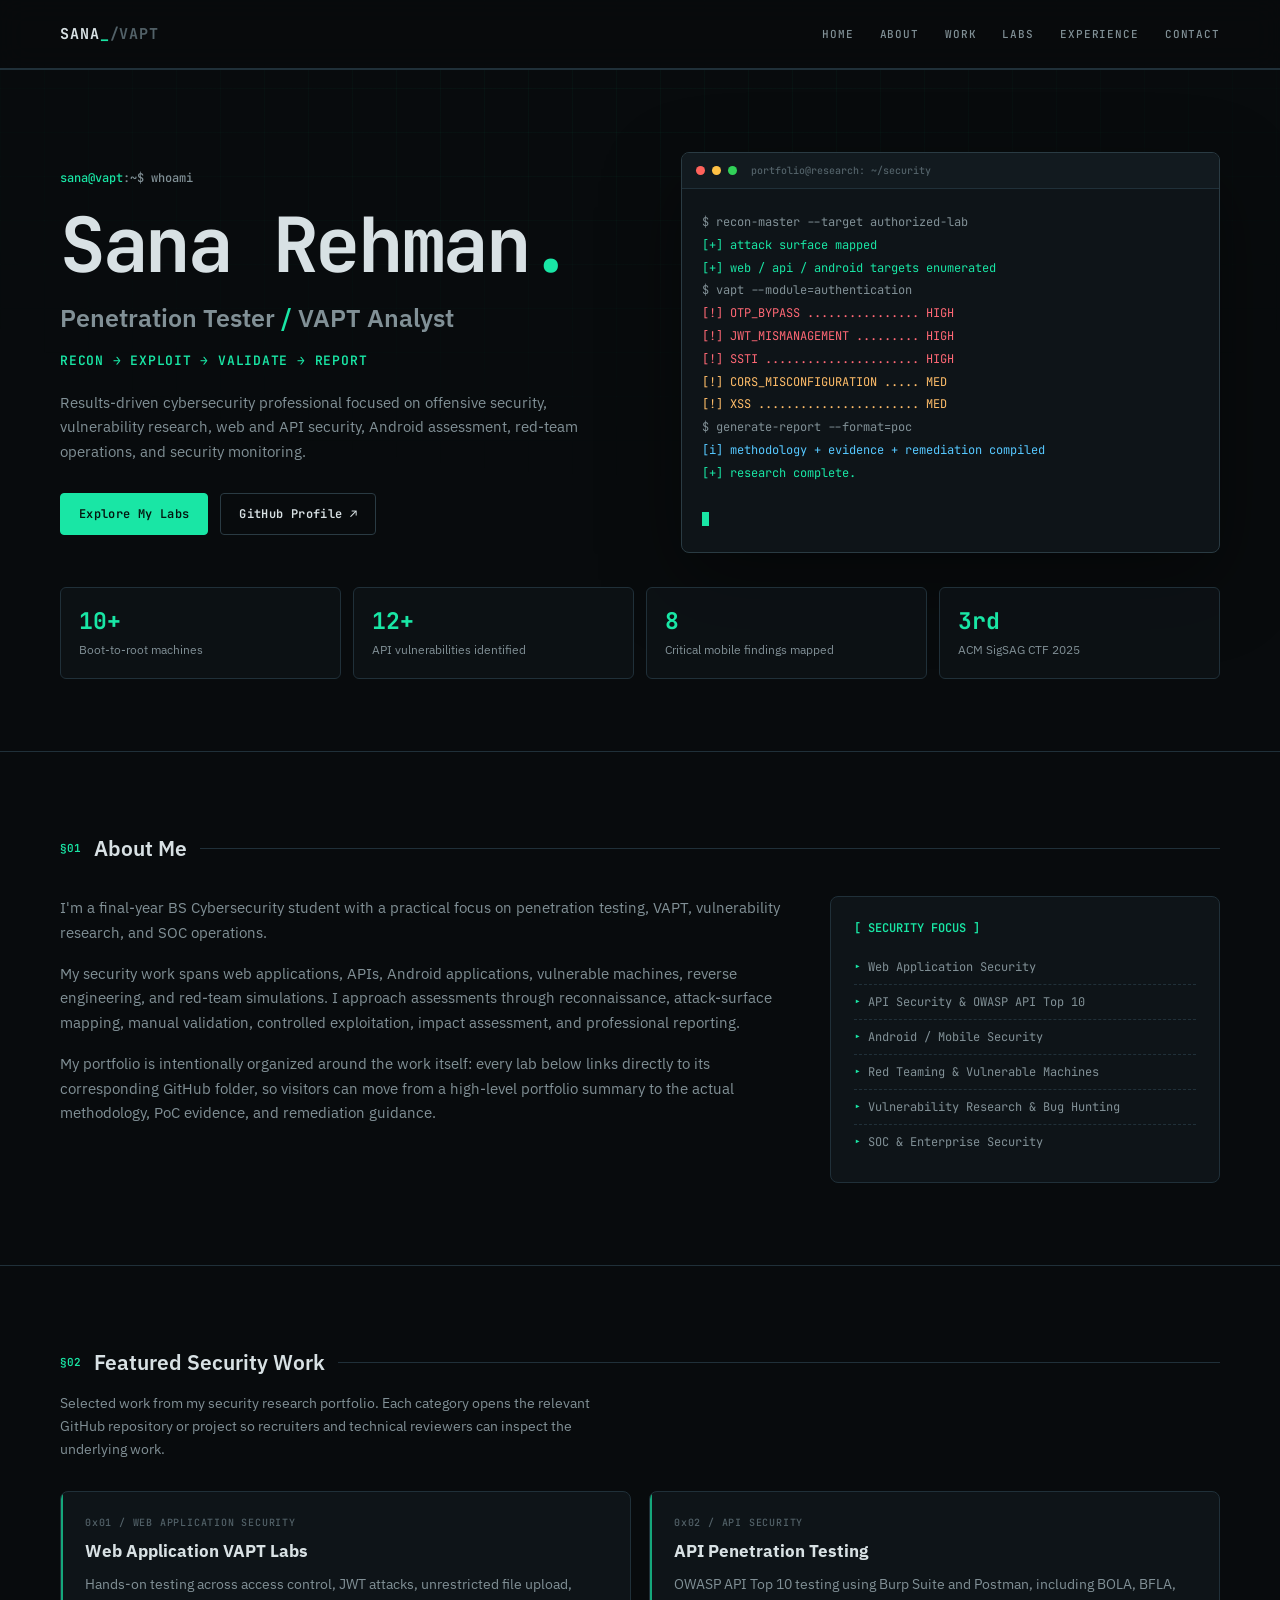
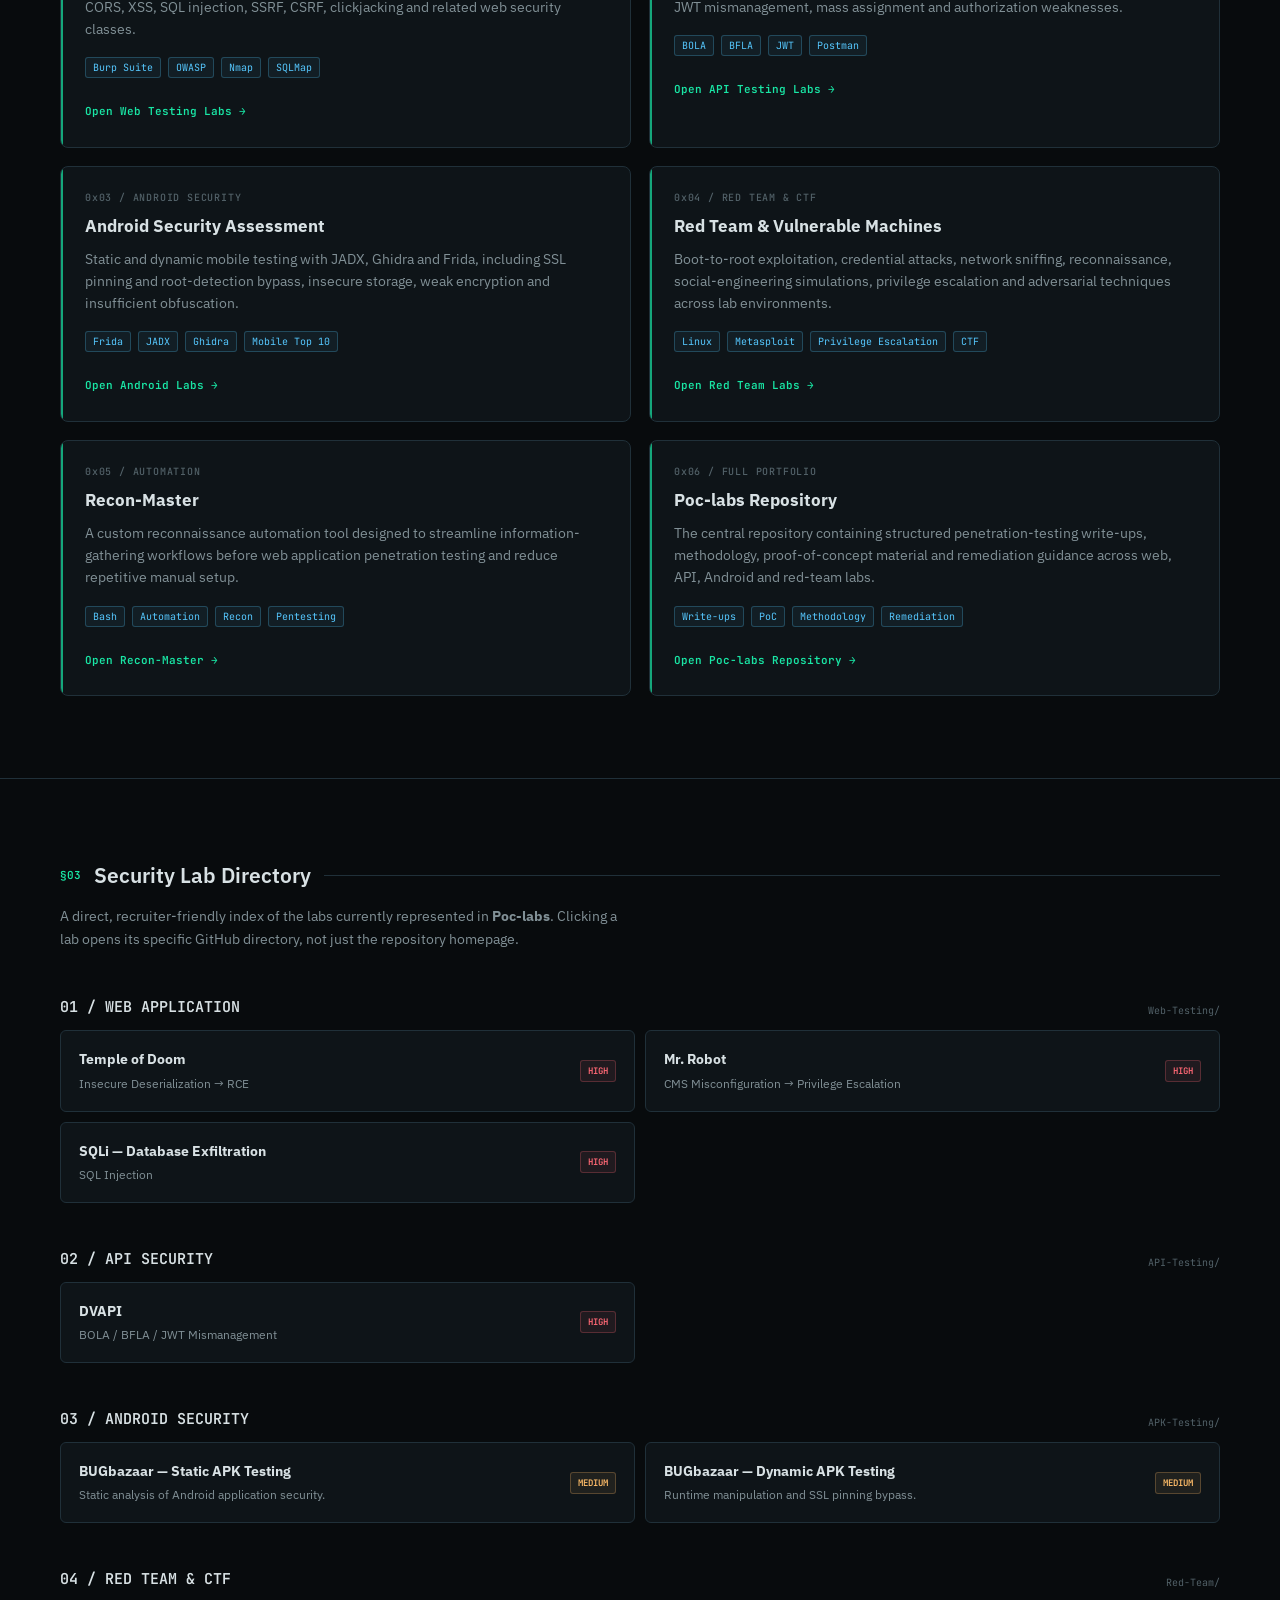
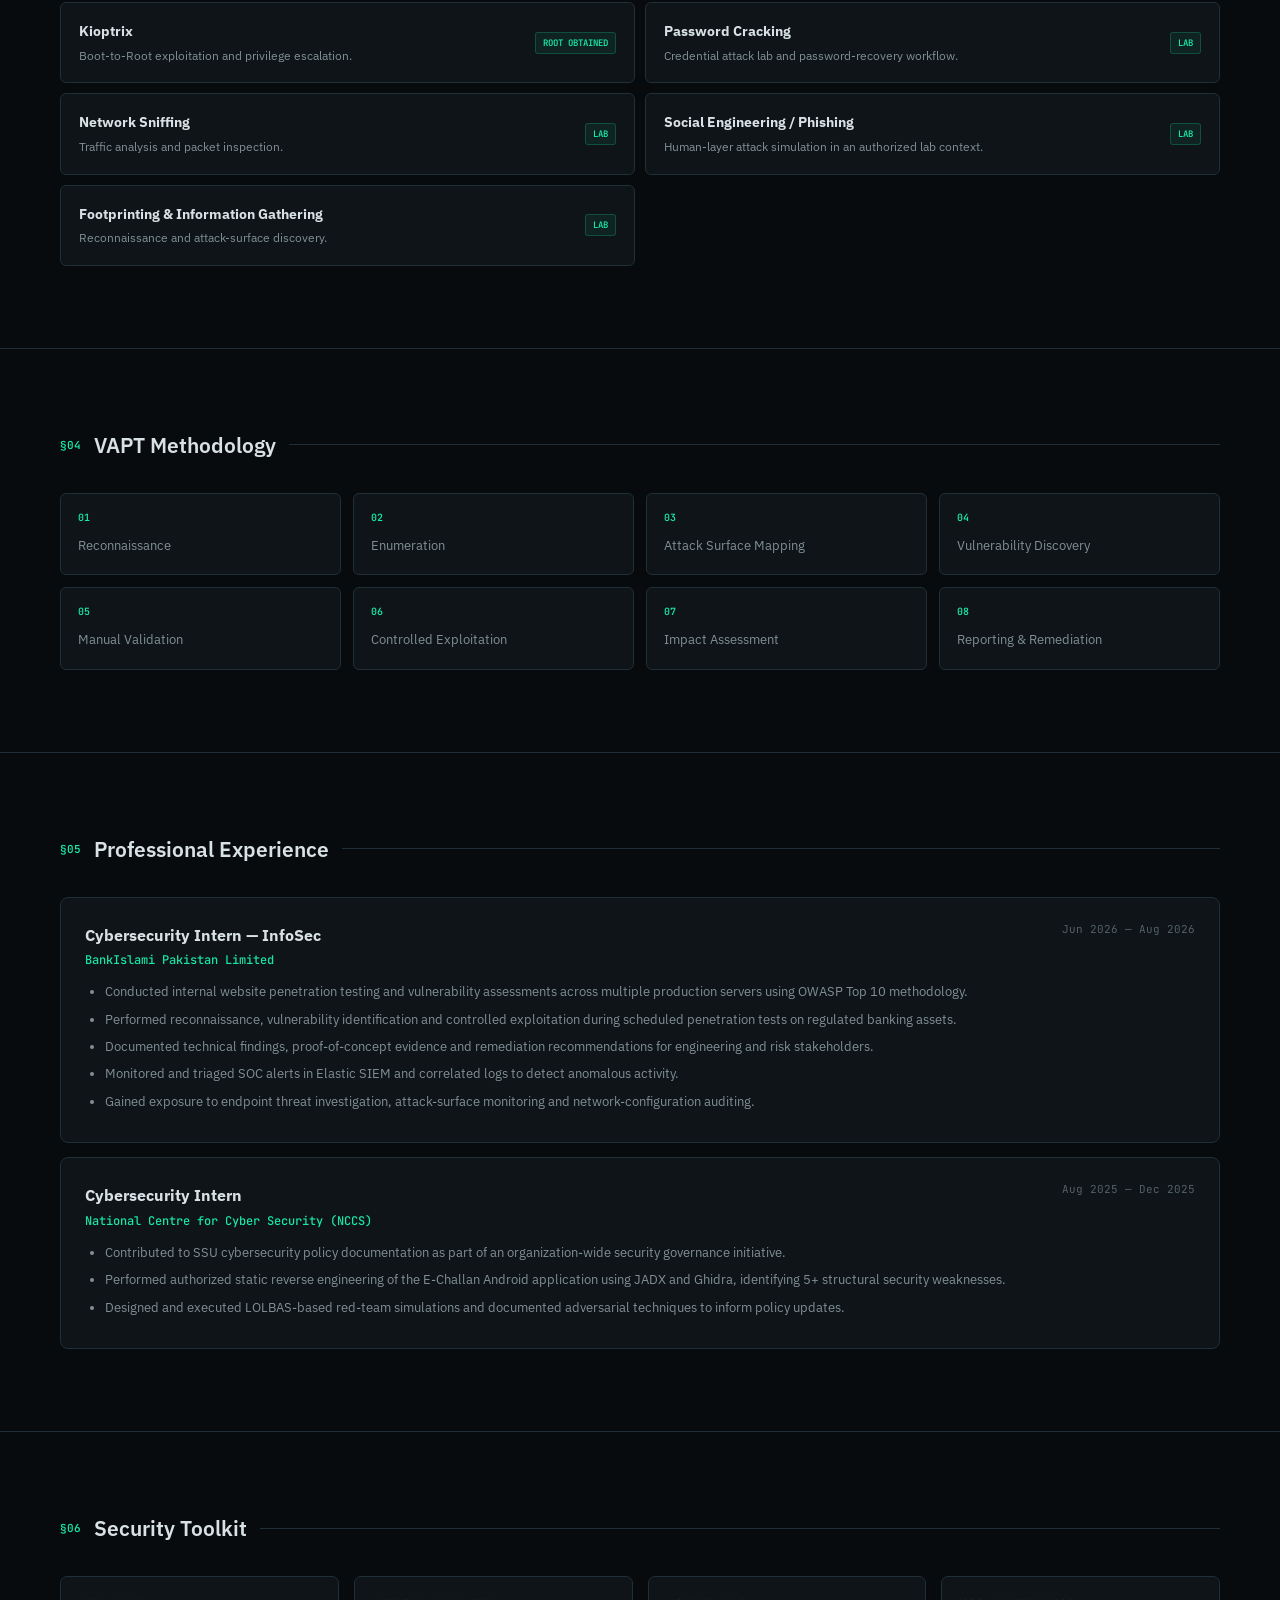
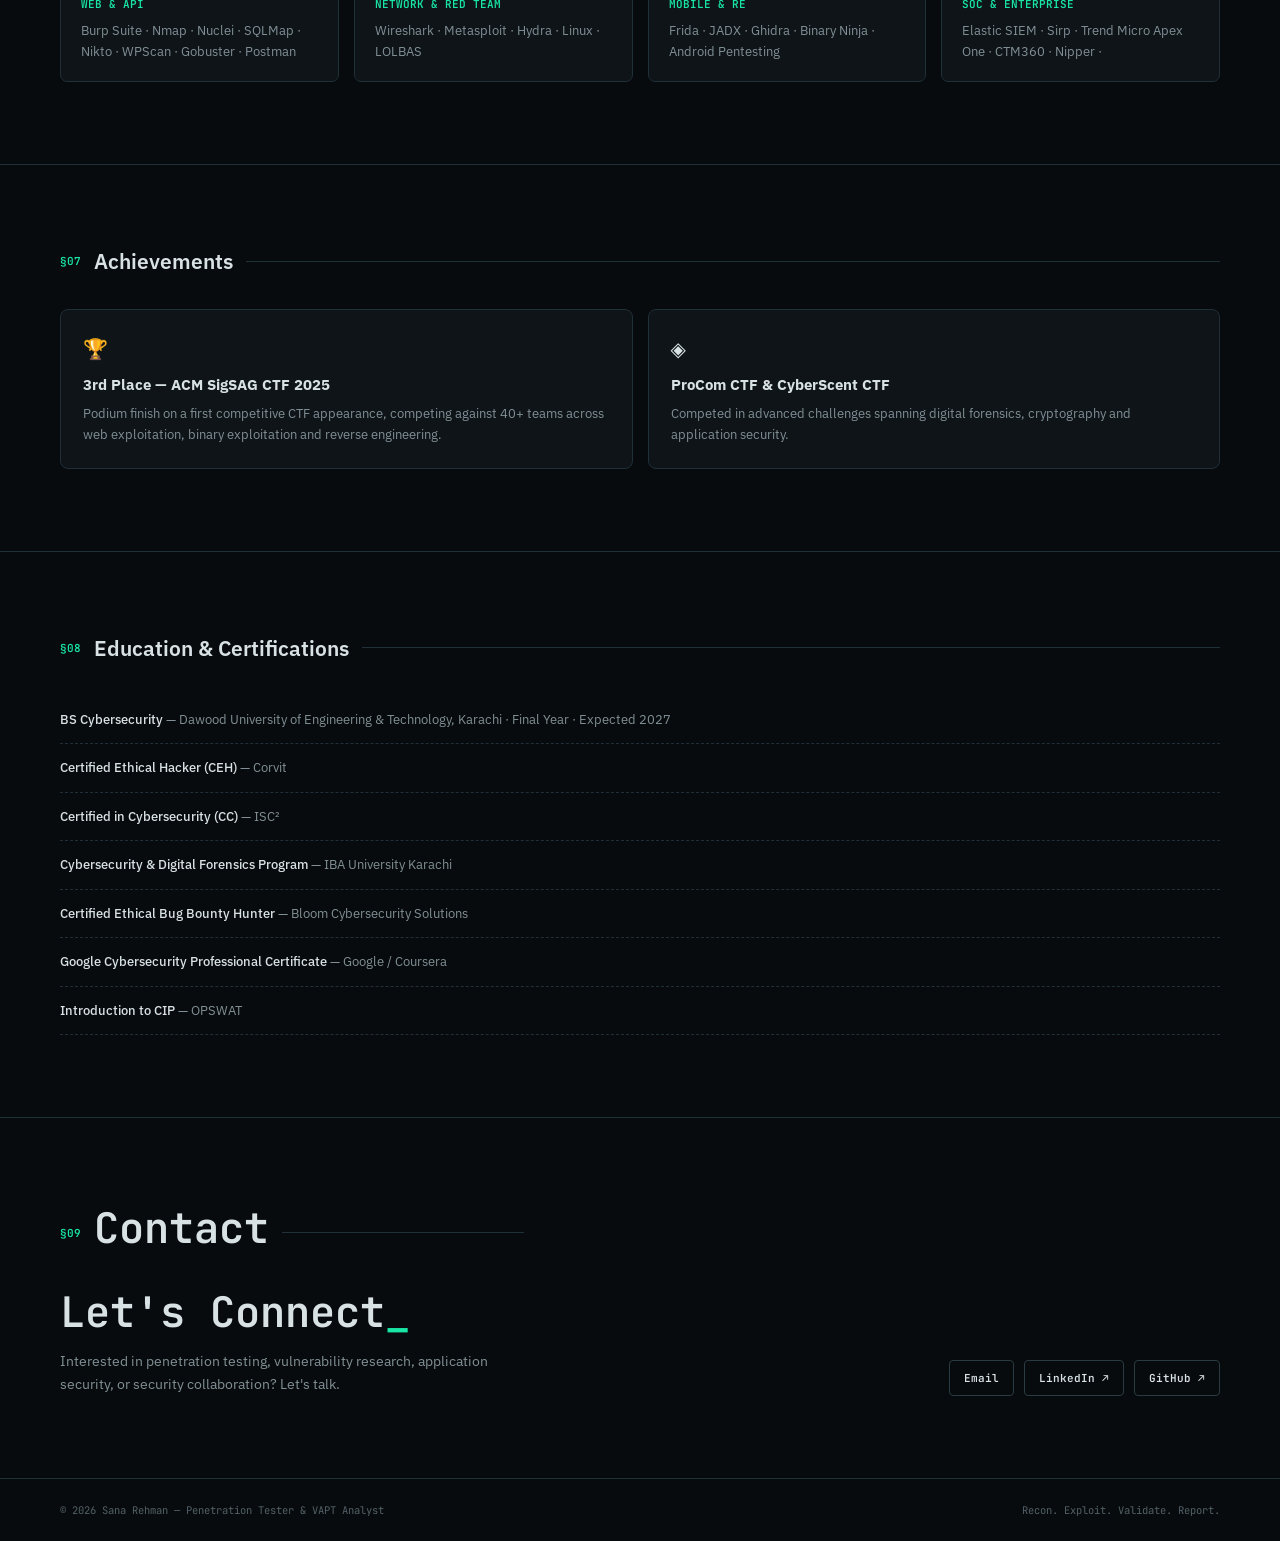
<file: index.html>
<!DOCTYPE html>
<html lang="en">
<head>
<meta charset="UTF-8">
<meta name="viewport" content="width=device-width, initial-scale=1.0">
<meta name="description" content="Sana Rehman — Penetration Tester and VAPT Analyst. Web, API, Android, red-team labs, vulnerability research and security projects.">
<meta name="theme-color" content="#080b0d">
<title>Sana Rehman | Penetration Tester & VAPT Analyst</title>

<link rel="preconnect" href="https://fonts.googleapis.com">
<link rel="preconnect" href="https://fonts.gstatic.com" crossorigin>
<link href="https://fonts.googleapis.com/css2?family=IBM+Plex+Sans:wght@400;500;600;700&family=JetBrains+Mono:wght@400;500;600;700&display=swap" rel="stylesheet">

<style>
:root{
  --bg:#080b0d;
  --panel:#0e1418;
  --panel2:#121a1f;
  --panel3:#172127;
  --border:#203039;
  --border2:#2a3b43;
  --text:#d8e1e4;
  --muted:#819096;
  --faint:#526168;
  --accent:#19e6a5;
  --accent2:#0fa876;
  --cyan:#56c8ff;
  --amber:#ffbd69;
  --red:#ff6875;
  --max:1160px;
  --mono:"JetBrains Mono",ui-monospace,SFMono-Regular,Consolas,monospace;
  --sans:"IBM Plex Sans",system-ui,sans-serif;
}

*{box-sizing:border-box}
html{scroll-behavior:smooth}
body{
  margin:0;
  background:var(--bg);
  color:var(--text);
  font-family:var(--sans);
  line-height:1.65;
  -webkit-font-smoothing:antialiased;
}
body:before{
  content:"";
  position:fixed; inset:0; pointer-events:none; z-index:-2;
  background:
    linear-gradient(rgba(25,230,165,.035) 1px,transparent 1px),
    linear-gradient(90deg,rgba(25,230,165,.035) 1px,transparent 1px);
  background-size:44px 44px;
  mask-image:radial-gradient(ellipse 85% 65% at 50% 0%,#000 20%,transparent 85%);
}
body:after{
  content:"";
  position:fixed; inset:0; pointer-events:none; z-index:20; opacity:.18;
  background:repeating-linear-gradient(0deg,transparent 0,transparent 3px,rgba(255,255,255,.018) 4px);
}
a{color:inherit;text-decoration:none}
button{font:inherit}
::selection{background:var(--accent);color:#03140e}

.wrap{width:min(var(--max),calc(100% - 48px));margin:auto}

.nav{
  position:sticky;top:0;z-index:100;
  border-bottom:1px solid var(--border);
  background:rgba(8,11,13,.88);
  backdrop-filter:blur(14px);
}
.nav-inner{
  min-height:68px;display:flex;align-items:center;justify-content:space-between;
}
.logo{font:700 15px var(--mono);letter-spacing:.06em}
.logo b{color:var(--accent)}
.logo i{font-style:normal;color:var(--faint)}
.nav-links{display:flex;gap:26px}
.nav-links a{
  color:var(--muted);font:500 11px var(--mono);
  text-transform:uppercase;letter-spacing:.08em;
  transition:.18s;
}
.nav-links a:hover{color:var(--accent)}
.nav-toggle{
  display:none;width:40px;height:36px;border:1px solid var(--border2);
  background:var(--panel);color:var(--muted);border-radius:5px;cursor:pointer;
}
.nav-toggle span{display:block;width:18px;height:2px;background:currentColor;margin:4px auto}

.hero{padding:82px 0 72px}
.hero-grid{display:grid;grid-template-columns:1.02fr .98fr;gap:60px;align-items:center}
.prompt{
  font:500 12px var(--mono);color:var(--muted);margin-bottom:20px
}
.prompt span{color:var(--accent)}
h1{
  margin:0;color:var(--text);
  font:700 clamp(43px,7vw,76px)/1.03 var(--mono);
  letter-spacing:-.045em;
}
h1 em{font-style:normal;color:var(--accent)}
.hero h2{
  margin:16px 0 18px;
  color:var(--muted);font:600 clamp(18px,2.4vw,25px) var(--sans);
}
.tagline{font:600 13px var(--mono);color:var(--accent);letter-spacing:.06em}
.intro{max-width:65ch;color:var(--muted);font-size:15px;margin:22px 0 28px}
.actions{display:flex;gap:12px;flex-wrap:wrap}
.btn{
  display:inline-flex;align-items:center;justify-content:center;
  padding:12px 18px;border:1px solid var(--border2);border-radius:4px;
  font:600 12px var(--mono);letter-spacing:.03em;transition:.18s;
}
.btn.primary{background:var(--accent);border-color:var(--accent);color:#04160f}
.btn.primary:hover{box-shadow:0 0 28px rgba(25,230,165,.25);transform:translateY(-1px)}
.btn.secondary:hover{border-color:var(--accent);color:var(--accent)}

.terminal{
  background:var(--panel);border:1px solid var(--border2);
  border-radius:8px;overflow:hidden;
  box-shadow:0 28px 80px rgba(0,0,0,.38);
}
.term-top{
  display:flex;align-items:center;gap:7px;
  padding:11px 14px;background:var(--panel2);border-bottom:1px solid var(--border);
}
.dot{width:9px;height:9px;border-radius:50%}
.dot.r{background:#ff625b}.dot.y{background:#ffc145}.dot.g{background:#31d158}
.term-title{margin-left:7px;color:var(--faint);font:500 10px var(--mono)}
.term-body{
  padding:22px 20px;min-height:330px;
  color:var(--muted);font:12px/1.9 var(--mono);white-space:pre-wrap;
}
.ok{color:var(--accent)}.warn{color:var(--amber)}.bad{color:var(--red)}.info{color:var(--cyan)}

.stats{
  display:grid;grid-template-columns:repeat(4,1fr);gap:12px;
  margin-top:34px;
}
.stat{
  background:rgba(14,20,24,.72);border:1px solid var(--border);
  border-radius:6px;padding:18px;
}
.stat strong{display:block;font:700 23px var(--mono);color:var(--accent)}
.stat span{display:block;margin-top:5px;color:var(--muted);font-size:11.5px}

section{padding:82px 0;border-top:1px solid var(--border)}
.section-head{display:flex;align-items:center;gap:13px;margin-bottom:34px}
.section-no{font:600 11px var(--mono);color:var(--accent)}
.section-title{margin:0;font:600 21px var(--sans);color:var(--text)}
.section-head:after{content:"";height:1px;background:var(--border);flex:1}
.section-desc{max-width:72ch;color:var(--muted);font-size:14px;margin:-18px 0 30px}

.about-grid{display:grid;grid-template-columns:1.3fr .7fr;gap:46px}
.about p{color:var(--muted);font-size:15px;margin:0 0 16px}
.focus{
  background:var(--panel);border:1px solid var(--border);border-radius:8px;padding:23px;
}
.focus h3{margin:0 0 14px;font:600 12px var(--mono);color:var(--accent)}
.focus ul{list-style:none;margin:0;padding:0}
.focus li{
  padding:9px 0;border-top:1px dashed var(--border);
  color:var(--muted);font:12px var(--mono);
}
.focus li:first-child{border-top:0}
.focus li:before{content:"▸ ";color:var(--accent)}

.feature-grid{display:grid;grid-template-columns:repeat(2,1fr);gap:18px}
.feature{
  background:var(--panel);border:1px solid var(--border);border-radius:8px;
  padding:24px;transition:.18s;position:relative;overflow:hidden;
}
.feature:before{
  content:"";position:absolute;left:0;top:0;bottom:0;width:2px;background:var(--accent);
  opacity:.7;
}
.feature:hover{border-color:var(--border2);transform:translateY(-2px)}
.kicker{font:500 10px var(--mono);color:var(--faint);letter-spacing:.08em}
.feature h3{margin:8px 0 8px;font-size:17px}
.feature p{margin:0 0 17px;color:var(--muted);font-size:13.5px}
.tags{display:flex;gap:7px;flex-wrap:wrap;margin-bottom:18px}
.tag{
  border:1px solid rgba(86,200,255,.25);background:rgba(86,200,255,.06);
  color:var(--cyan);padding:3px 7px;border-radius:3px;font:10px var(--mono)
}
.link{
  color:var(--accent);font:600 11px var(--mono)
}
.link:hover{text-decoration:underline}

.lab-section{margin-top:46px}
.lab-section:first-child{margin-top:0}
.lab-head{
  display:flex;justify-content:space-between;align-items:end;gap:20px;
  margin-bottom:13px
}
.lab-head h3{margin:0;font:600 15px var(--mono)}
.lab-head p{margin:0;color:var(--faint);font:10px var(--mono)}
.lab-list{display:grid;grid-template-columns:repeat(2,1fr);gap:10px}
.lab{
  display:grid;grid-template-columns:1fr auto;gap:15px;align-items:center;
  padding:17px 18px;background:var(--panel);
  border:1px solid var(--border);border-radius:6px;
  transition:.18s;
}
.lab:hover{border-color:var(--accent2);background:var(--panel2)}
.lab h4{margin:0 0 4px;font-size:13.5px}
.lab p{margin:0;color:var(--muted);font-size:11.5px}
.badge{
  font:600 9px var(--mono);padding:4px 7px;border-radius:3px;
  white-space:nowrap;text-transform:uppercase
}
.high{color:var(--red);background:rgba(255,104,117,.08);border:1px solid rgba(255,104,117,.25)}
.medium{color:var(--amber);background:rgba(255,189,105,.08);border:1px solid rgba(255,189,105,.25)}
.result{color:var(--accent);background:rgba(25,230,165,.07);border:1px solid rgba(25,230,165,.22)}

.method{display:grid;grid-template-columns:repeat(4,1fr);gap:12px}
.step{
  padding:17px;background:var(--panel);border:1px solid var(--border);border-radius:6px
}
.step b{display:block;color:var(--accent);font:600 10px var(--mono);margin-bottom:7px}
.step span{color:var(--muted);font-size:13px}

.timeline{display:grid;gap:14px}
.exp{
  background:var(--panel);border:1px solid var(--border);border-radius:8px;padding:24px
}
.exp-top{display:flex;justify-content:space-between;gap:20px;flex-wrap:wrap;margin-bottom:13px}
.exp h3{margin:0;font-size:16px}
.exp .org{margin-top:4px;color:var(--accent);font:500 12px var(--mono)}
.date{color:var(--faint);font:11px var(--mono)}
.exp ul{margin:0;padding-left:20px;color:var(--muted);font-size:13px}
.exp li{margin:6px 0}

.tools{display:grid;grid-template-columns:repeat(4,1fr);gap:15px}
.tool{
  padding:20px;background:var(--panel);border:1px solid var(--border);border-radius:7px
}
.tool h3{margin:0 0 9px;color:var(--accent);font:600 11px var(--mono)}
.tool p{margin:0;color:var(--muted);font-size:12.5px}

.achievements{display:grid;grid-template-columns:1fr 1fr;gap:15px}
.achievement{
  background:var(--panel);border:1px solid var(--border);border-radius:8px;padding:22px
}
.achievement .icon{font-size:20px}
.achievement h3{margin:8px 0 5px;font-size:15px}
.achievement p{margin:0;color:var(--muted);font-size:13px}

.certs{display:grid;grid-template-columns:1fr;gap:0}
.cert{
  padding:13px 0;border-bottom:1px dashed var(--border);
  color:var(--muted);font-size:13px
}
.cert b{color:var(--text);font-weight:500}

.contact{
  display:flex;justify-content:space-between;align-items:end;gap:30px;flex-wrap:wrap
}
.contact h2{margin:0 0 10px;font:600 clamp(27px,4vw,42px) var(--mono)}
.contact p{margin:0;color:var(--muted);max-width:58ch;font-size:14px}
.contact-links{display:flex;gap:10px;flex-wrap:wrap}
.contact-links a{padding:10px 14px;border:1px solid var(--border2);border-radius:4px;font:600 11px var(--mono)}
.contact-links a:hover{border-color:var(--accent);color:var(--accent)}

footer{
  border-top:1px solid var(--border);padding:24px 0;
  color:var(--faint);font:10.5px var(--mono)
}
.footer-inner{display:flex;justify-content:space-between;gap:15px;flex-wrap:wrap}

@media(max-width:900px){
  .hero-grid,.about-grid{grid-template-columns:1fr}
  .tools{grid-template-columns:repeat(2,1fr)}
  .method{grid-template-columns:repeat(2,1fr)}
}
@media(max-width:720px){
  .nav-links{
    display:none;position:absolute;top:68px;left:0;right:0;
    flex-direction:column;gap:0;background:var(--panel);
    border-bottom:1px solid var(--border)
  }
  .nav-links.open{display:flex}
  .nav-links a{padding:15px 24px;border-top:1px solid var(--border)}
  .nav-toggle{display:block}
  .stats{grid-template-columns:repeat(2,1fr)}
  .feature-grid,.lab-list,.achievements,.certs{grid-template-columns:1fr}
  .wrap{width:min(var(--max),calc(100% - 34px))}
}
@media(max-width:480px){
  .hero{padding-top:58px}
  .stats,.tools,.method{grid-template-columns:1fr}
  section{padding:62px 0}
  .term-body{min-height:300px;font-size:10.5px}
}
</style>
</head>

<body>

<nav class="nav">
  <div class="wrap nav-inner">
    <a class="logo" href="#home">SANA<span><b>_</b></span><i>/VAPT</i></a>
    <button class="nav-toggle" id="navToggle" aria-label="Toggle navigation" aria-expanded="false">
      <span></span><span></span><span></span>
    </button>
    <div class="nav-links" id="navLinks">
      <a href="#home">Home</a>
      <a href="#about">About</a>
      <a href="#work">Work</a>
      <a href="#labs">Labs</a>
      <a href="#experience">Experience</a>
      <a href="#contact">Contact</a>
    </div>
  </div>
</nav>

<main>
<section class="hero" id="home">
  <div class="wrap">
    <div class="hero-grid">
      <div>
        <div class="prompt"><span>sana@vapt</span>:~$ whoami</div>
        <h1>Sana Rehman<em>.</em></h1>
        <h2>Penetration Tester <span style="color:var(--accent)">/</span> VAPT Analyst</h2>
        <div class="tagline">RECON → EXPLOIT → VALIDATE → REPORT</div>
        <p class="intro">
          Results-driven cybersecurity professional focused on offensive security,
          vulnerability research, web and API security, Android assessment, red-team
          operations, and security monitoring.
        </p>
        <div class="actions">
          <a class="btn primary" href="#labs">Explore My Labs</a>
          <a class="btn secondary" href="https://github.com/sana6086" target="_blank" rel="noopener">GitHub Profile ↗</a>
        </div>
      </div>

      <div class="terminal" aria-label="Security research terminal">
        <div class="term-top">
          <span class="dot r"></span><span class="dot y"></span><span class="dot g"></span>
          <span class="term-title">portfolio@research: ~/security</span>
        </div>
        <div class="term-body" id="terminal"></div>
      </div>
    </div>

    <div class="stats">
      <div class="stat"><strong>10+</strong><span>Boot-to-root machines</span></div>
      <div class="stat"><strong>12+</strong><span>API vulnerabilities identified</span></div>
      <div class="stat"><strong>8</strong><span>Critical mobile findings mapped</span></div>
      <div class="stat"><strong>3rd</strong><span>ACM SigSAG CTF 2025</span></div>
    </div>
  </div>
</section>

<section id="about">
  <div class="wrap">
    <div class="section-head"><span class="section-no">§01</span><h2 class="section-title">About Me</h2></div>
    <div class="about-grid">
      <div class="about">
        <p>
          I'm a final-year BS Cybersecurity student with a practical focus on
          penetration testing, VAPT, vulnerability research, and SOC operations.
        </p>
        <p>
          My security work spans web applications, APIs, Android applications,
          vulnerable machines, reverse engineering, and red-team simulations.
          I approach assessments through reconnaissance, attack-surface mapping,
          manual validation, controlled exploitation, impact assessment, and
          professional reporting.
        </p>
        <p>
          My portfolio is intentionally organized around the work itself:
          every lab below links directly to its corresponding GitHub folder,
          so visitors can move from a high-level portfolio summary to the
          actual methodology, PoC evidence, and remediation guidance.
        </p>
      </div>
      <aside class="focus">
        <h3>[ SECURITY FOCUS ]</h3>
        <ul>
          <li>Web Application Security</li>
          <li>API Security & OWASP API Top 10</li>
          <li>Android / Mobile Security</li>
          <li>Red Teaming & Vulnerable Machines</li>
          <li>Vulnerability Research & Bug Hunting</li>
          <li>SOC & Enterprise Security</li>
        </ul>
      </aside>
    </div>
  </div>
</section>

<section id="work">
  <div class="wrap">
    <div class="section-head"><span class="section-no">§02</span><h2 class="section-title">Featured Security Work</h2></div>
    <p class="section-desc">
      Selected work from my security research portfolio. Each category opens the
      relevant GitHub repository or project so recruiters and technical reviewers
      can inspect the underlying work.
    </p>

    <div class="feature-grid">
      <article class="feature">
        <div class="kicker">0x01 / WEB APPLICATION SECURITY</div>
        <h3>Web Application VAPT Labs</h3>
        <p>
          Hands-on testing across access control, JWT attacks, unrestricted file
          upload, CORS, XSS, SQL injection, SSRF, CSRF, clickjacking and related
          web security classes.
        </p>
        <div class="tags"><span class="tag">Burp Suite</span><span class="tag">OWASP</span><span class="tag">Nmap</span><span class="tag">SQLMap</span></div>
        <a class="link" href="https://github.com/sana6086/Poc-labs/tree/main/Web-Testing/" target="_blank" rel="noopener">Open Web Testing Labs →</a>
      </article>

      <article class="feature">
        <div class="kicker">0x02 / API SECURITY</div>
        <h3>API Penetration Testing</h3>
        <p>
          OWASP API Top 10 testing using Burp Suite and Postman, including BOLA,
          BFLA, JWT mismanagement, mass assignment and authorization weaknesses.
        </p>
        <div class="tags"><span class="tag">BOLA</span><span class="tag">BFLA</span><span class="tag">JWT</span><span class="tag">Postman</span></div>
        <a class="link" href="https://github.com/sana6086/Poc-labs/tree/main/API-Testing/" target="_blank" rel="noopener">Open API Testing Labs →</a>
      </article>

      <article class="feature">
        <div class="kicker">0x03 / ANDROID SECURITY</div>
        <h3>Android Security Assessment</h3>
        <p>
          Static and dynamic mobile testing with JADX, Ghidra and Frida,
          including SSL pinning and root-detection bypass, insecure storage,
          weak encryption and insufficient obfuscation.
        </p>
        <div class="tags"><span class="tag">Frida</span><span class="tag">JADX</span><span class="tag">Ghidra</span><span class="tag">Mobile Top 10</span></div>
        <a class="link" href="https://github.com/sana6086/Poc-labs/tree/main/APK-Testing/" target="_blank" rel="noopener">Open Android Labs →</a>
      </article>

      <article class="feature">
        <div class="kicker">0x04 / RED TEAM & CTF</div>
        <h3>Red Team & Vulnerable Machines</h3>
        <p>
          Boot-to-root exploitation, credential attacks, network sniffing,
          reconnaissance, social-engineering simulations, privilege escalation
          and adversarial techniques across lab environments.
        </p>
        <div class="tags"><span class="tag">Linux</span><span class="tag">Metasploit</span><span class="tag">Privilege Escalation</span><span class="tag">CTF</span></div>
        <a class="link" href="https://github.com/sana6086/Poc-labs/tree/main/Red-Team/" target="_blank" rel="noopener">Open Red Team Labs →</a>
      </article>

      <article class="feature">
        <div class="kicker">0x05 / AUTOMATION</div>
        <h3>Recon-Master</h3>
        <p>
          A custom reconnaissance automation tool designed to streamline
          information-gathering workflows before web application penetration
          testing and reduce repetitive manual setup.
        </p>
        <div class="tags"><span class="tag">Bash</span><span class="tag">Automation</span><span class="tag">Recon</span><span class="tag">Pentesting</span></div>
        <a class="link" href="https://github.com/sana6086/Recon-Master" target="_blank" rel="noopener">Open Recon-Master →</a>
      </article>

      <article class="feature">
        <div class="kicker">0x06 / FULL PORTFOLIO</div>
        <h3>Poc-labs Repository</h3>
        <p>
          The central repository containing structured penetration-testing
          write-ups, methodology, proof-of-concept material and remediation
          guidance across web, API, Android and red-team labs.
        </p>
        <div class="tags"><span class="tag">Write-ups</span><span class="tag">PoC</span><span class="tag">Methodology</span><span class="tag">Remediation</span></div>
        <a class="link" href="https://github.com/sana6086/Poc-labs" target="_blank" rel="noopener">Open Poc-labs Repository →</a>
      </article>
    </div>
  </div>
</section>

<section id="labs">
  <div class="wrap">
    <div class="section-head"><span class="section-no">§03</span><h2 class="section-title">Security Lab Directory</h2></div>
    <p class="section-desc">
      A direct, recruiter-friendly index of the labs currently represented in
      <strong>Poc-labs</strong>. Clicking a lab opens its specific GitHub directory,
      not just the repository homepage.
    </p>

    <div class="lab-section">
      <div class="lab-head">
        <h3>01 / WEB APPLICATION</h3>
        <p>Web-Testing/</p>
      </div>
      <div class="lab-list">
        <a class="lab" href="https://github.com/sana6086/Poc-labs/tree/main/Web-Testing/Temple-of-doom/" target="_blank" rel="noopener">
          <div><h4>Temple of Doom</h4><p>Insecure Deserialization → RCE</p></div><span class="badge high">High</span>
        </a>
        <a class="lab" href="https://github.com/sana6086/Poc-labs/tree/main/Web-Testing/Mr.Robot/" target="_blank" rel="noopener">
          <div><h4>Mr. Robot</h4><p>CMS Misconfiguration → Privilege Escalation</p></div><span class="badge high">High</span>
        </a>
        <a class="lab" href="https://github.com/sana6086/Poc-labs/tree/main/Web-Testing/SQLi-Database-Exfilteration/" target="_blank" rel="noopener">
          <div><h4>SQLi — Database Exfiltration</h4><p>SQL Injection</p></div><span class="badge high">High</span>
        </a>
      </div>
    </div>

    <div class="lab-section">
      <div class="lab-head">
        <h3>02 / API SECURITY</h3>
        <p>API-Testing/</p>
      </div>
      <div class="lab-list">
        <a class="lab" href="https://github.com/sana6086/Poc-labs/tree/main/API-Testing/DVAPI/" target="_blank" rel="noopener">
          <div><h4>DVAPI</h4><p>BOLA / BFLA / JWT Mismanagement</p></div><span class="badge high">High</span>
        </a>
      </div>
    </div>

    <div class="lab-section">
      <div class="lab-head">
        <h3>03 / ANDROID SECURITY</h3>
        <p>APK-Testing/</p>
      </div>
      <div class="lab-list">
        <a class="lab" href="https://github.com/sana6086/Poc-labs/tree/main/APK-Testing/Bugbazar/" target="_blank" rel="noopener">
          <div><h4>BUGbazaar — Static APK Testing</h4><p>Static analysis of Android application security.</p></div><span class="badge medium">Medium</span>
        </a>
        <a class="lab" href="https://github.com/sana6086/Poc-labs/tree/main/APK-Testing/Bugbazar/" target="_blank" rel="noopener">
          <div><h4>BUGbazaar — Dynamic APK Testing</h4><p>Runtime manipulation and SSL pinning bypass.</p></div><span class="badge medium">Medium</span>
        </a>
      </div>
    </div>

    <div class="lab-section">
      <div class="lab-head">
        <h3>04 / RED TEAM & CTF</h3>
        <p>Red-Team/</p>
      </div>
      <div class="lab-list">
        <a class="lab" href="https://github.com/sana6086/Poc-labs/tree/main/Red-Team/Kioptrix1/" target="_blank" rel="noopener">
          <div><h4>Kioptrix</h4><p>Boot-to-Root exploitation and privilege escalation.</p></div><span class="badge result">Root Obtained</span>
        </a>
        <a class="lab" href="https://github.com/sana6086/Poc-labs/tree/main/Red-Team/Password-Cracking/" target="_blank" rel="noopener">
          <div><h4>Password Cracking</h4><p>Credential attack lab and password-recovery workflow.</p></div><span class="badge result">Lab</span>
        </a>
        <a class="lab" href="https://github.com/sana6086/Poc-labs/tree/main/Red-Team/Sniffing/" target="_blank" rel="noopener">
          <div><h4>Network Sniffing</h4><p>Traffic analysis and packet inspection.</p></div><span class="badge result">Lab</span>
        </a>
        <a class="lab" href="https://github.com/sana6086/Poc-labs/tree/main/Red-Team/Phishing%20%26%20Social-Engineering/" target="_blank" rel="noopener">
          <div><h4>Social Engineering / Phishing</h4><p>Human-layer attack simulation in an authorized lab context.</p></div><span class="badge result">Lab</span>
        </a>
        <a class="lab" href="https://github.com/sana6086/Poc-labs/tree/main/Red-Team/Footprinting-Recon/" target="_blank" rel="noopener">
          <div><h4>Footprinting & Information Gathering</h4><p>Reconnaissance and attack-surface discovery.</p></div><span class="badge result">Lab</span>
        </a>
      </div>
    </div>
  </div>
</section>

<section>
  <div class="wrap">
    <div class="section-head"><span class="section-no">§04</span><h2 class="section-title">VAPT Methodology</h2></div>
    <div class="method">
      <div class="step"><b>01</b><span>Reconnaissance</span></div>
      <div class="step"><b>02</b><span>Enumeration</span></div>
      <div class="step"><b>03</b><span>Attack Surface Mapping</span></div>
      <div class="step"><b>04</b><span>Vulnerability Discovery</span></div>
      <div class="step"><b>05</b><span>Manual Validation</span></div>
      <div class="step"><b>06</b><span>Controlled Exploitation</span></div>
      <div class="step"><b>07</b><span>Impact Assessment</span></div>
      <div class="step"><b>08</b><span>Reporting & Remediation</span></div>
    </div>
  </div>
</section>

<section id="experience">
  <div class="wrap">
    <div class="section-head"><span class="section-no">§05</span><h2 class="section-title">Professional Experience</h2></div>
    <div class="timeline">
      <article class="exp">
        <div class="exp-top">
          <div><h3>Cybersecurity Intern — InfoSec</h3><div class="org">BankIslami Pakistan Limited</div></div>
          <div class="date">Jun 2026 — Aug 2026</div>
        </div>
        <ul>
          <li>Conducted internal website penetration testing and vulnerability assessments across multiple production servers using OWASP Top 10 methodology.</li>
          <li>Performed reconnaissance, vulnerability identification and controlled exploitation during scheduled penetration tests on regulated banking assets.</li>
          <li>Documented technical findings, proof-of-concept evidence and remediation recommendations for engineering and risk stakeholders.</li>
          <li>Monitored and triaged SOC alerts in Elastic SIEM and correlated logs to detect anomalous activity.</li>
          <li>Gained exposure to endpoint threat investigation, attack-surface monitoring and network-configuration auditing.</li>
        </ul>
      </article>

      <article class="exp">
        <div class="exp-top">
          <div><h3>Cybersecurity Intern</h3><div class="org">National Centre for Cyber Security (NCCS)</div></div>
          <div class="date">Aug 2025 — Dec 2025</div>
        </div>
        <ul>
          <li>Contributed to SSU cybersecurity policy documentation as part of an organization-wide security governance initiative.</li>
          <li>Performed authorized static reverse engineering of the E-Challan Android application using JADX and Ghidra, identifying 5+ structural security weaknesses.</li>
          <li>Designed and executed LOLBAS-based red-team simulations and documented adversarial techniques to inform policy updates.</li>
        </ul>
      </article>
    </div>
  </div>
</section>

<section>
  <div class="wrap">
    <div class="section-head"><span class="section-no">§06</span><h2 class="section-title">Security Toolkit</h2></div>
    <div class="tools">
      <div class="tool"><h3>WEB & API</h3><p>Burp Suite · Nmap · Nuclei · SQLMap · Nikto · WPScan · Gobuster · Postman</p></div>
      <div class="tool"><h3>NETWORK & RED TEAM</h3><p>Wireshark · Metasploit · Hydra · Linux · LOLBAS</p></div>
      <div class="tool"><h3>MOBILE & RE</h3><p>Frida · JADX · Ghidra · Binary Ninja · Android Pentesting</p></div>
      <div class="tool"><h3>SOC & ENTERPRISE</h3><p>Elastic SIEM · Sirp · Trend Micro Apex One · CTM360 · Nipper · </p></div>
    </div>
  </div>
</section>

<section>
  <div class="wrap">
    <div class="section-head"><span class="section-no">§07</span><h2 class="section-title">Achievements</h2></div>
    <div class="achievements">
      <article class="achievement">
        <div class="icon">🏆</div>
        <h3>3rd Place — ACM SigSAG CTF 2025</h3>
        <p>Podium finish on a first competitive CTF appearance, competing against 40+ teams across web exploitation, binary exploitation and reverse engineering.</p>
      </article>
      <article class="achievement">
        <div class="icon">◈</div>
        <h3>ProCom CTF & CyberScent CTF</h3>
        <p>Competed in advanced challenges spanning digital forensics, cryptography and application security.</p>
      </article>
    </div>
  </div>
</section>

<section>
  <div class="wrap">
    <div class="section-head"><span class="section-no">§08</span><h2 class="section-title">Education & Certifications</h2></div>
    <div class="certs">
      <div class="cert"><b>BS Cybersecurity</b> — Dawood University of Engineering & Technology, Karachi · Final Year · Expected 2027</div>
      <div class="cert"><b>Certified Ethical Hacker (CEH)</b> — Corvit</div>
      <div class="cert"><b>Certified in Cybersecurity (CC)</b> — ISC²</div>
      <div class="cert"><b>Cybersecurity & Digital Forensics Program</b> — IBA University Karachi</div>
      <div class="cert"><b>Certified Ethical Bug Bounty Hunter</b> — Bloom Cybersecurity Solutions</div>
      <div class="cert"><b>Google Cybersecurity Professional Certificate</b> — Google / Coursera</div>
      <div class="cert"><b>Introduction to CIP</b> — OPSWAT</div>
    </div>
  </div>
</section>

<section id="contact">
  <div class="wrap">
    <div class="contact">
      <div>
        <div class="section-head" style="margin-bottom:18px"><span class="section-no">§09</span><h2 class="section-title">Contact</h2></div>
        <h2>Let's Connect<span style="color:var(--accent)">_</span></h2>
        <p>Interested in penetration testing, vulnerability research, application security, or security collaboration? Let's talk.</p>
      </div>
      <div class="contact-links">
        <a href="mailto:sanarehman6086@gmail.com">Email</a>
        <a href="https://linkedin.com/in/sanaabdul-rehman-6a61a8383" target="_blank" rel="noopener">LinkedIn ↗</a>
        <a href="https://github.com/sana6086" target="_blank" rel="noopener">GitHub ↗</a>
      </div>
    </div>
  </div>
</section>
</main>

<footer>
  <div class="wrap footer-inner">
    <span>© 2026 Sana Rehman — Penetration Tester & VAPT Analyst</span>
    <span>Recon. Exploit. Validate. Report.</span>
  </div>
</footer>

<script>
const navToggle=document.getElementById("navToggle");
const navLinks=document.getElementById("navLinks");

navToggle.addEventListener("click",()=>{
  const open=navLinks.classList.toggle("open");
  navToggle.setAttribute("aria-expanded",open);
});
navLinks.querySelectorAll("a").forEach(a=>a.addEventListener("click",()=>{
  navLinks.classList.remove("open");
  navToggle.setAttribute("aria-expanded","false");
}));

const terminal=document.getElementById("terminal");
const lines=[
  ["$ recon-master --target authorized-lab", ""],
  ["[+] attack surface mapped", "ok"],
  ["[+] web / api / android targets enumerated", "ok"],
  ["$ vapt --module=authentication", ""],
  ["[!] OTP_BYPASS ................ HIGH", "bad"],
  ["[!] JWT_MISMANAGEMENT ......... HIGH", "bad"],
  ["[!] SSTI ...................... HIGH", "bad"],
  ["[!] CORS_MISCONFIGURATION ..... MED", "warn"],
  ["[!] XSS ....................... MED", "warn"],
  ["$ generate-report --format=poc", ""],
  ["[i] methodology + evidence + remediation compiled", "info"],
  ["[+] research complete.", "ok"],
  ["", ""]
];

function renderTerminal(){
  terminal.textContent="";
  let i=0;
  function next(){
    if(i>=lines.length){
      const cursor=document.createElement("span");
      cursor.style.cssText="display:inline-block;width:7px;height:14px;background:var(--accent);vertical-align:middle;animation:blink 1s step-end infinite";
      terminal.appendChild(cursor);
      return;
    }
    const [text,cls]=lines[i++];
    const span=document.createElement("span");
    if(cls)span.className=cls;
    span.textContent=text;
    terminal.appendChild(span);
    terminal.appendChild(document.createTextNode("\n"));
    setTimeout(next,90);
  }
  next();
}
const style=document.createElement("style");
style.textContent="@keyframes blink{50%{opacity:0}}";
document.head.appendChild(style);
renderTerminal();
</script>
</body>
</html>
</file>
